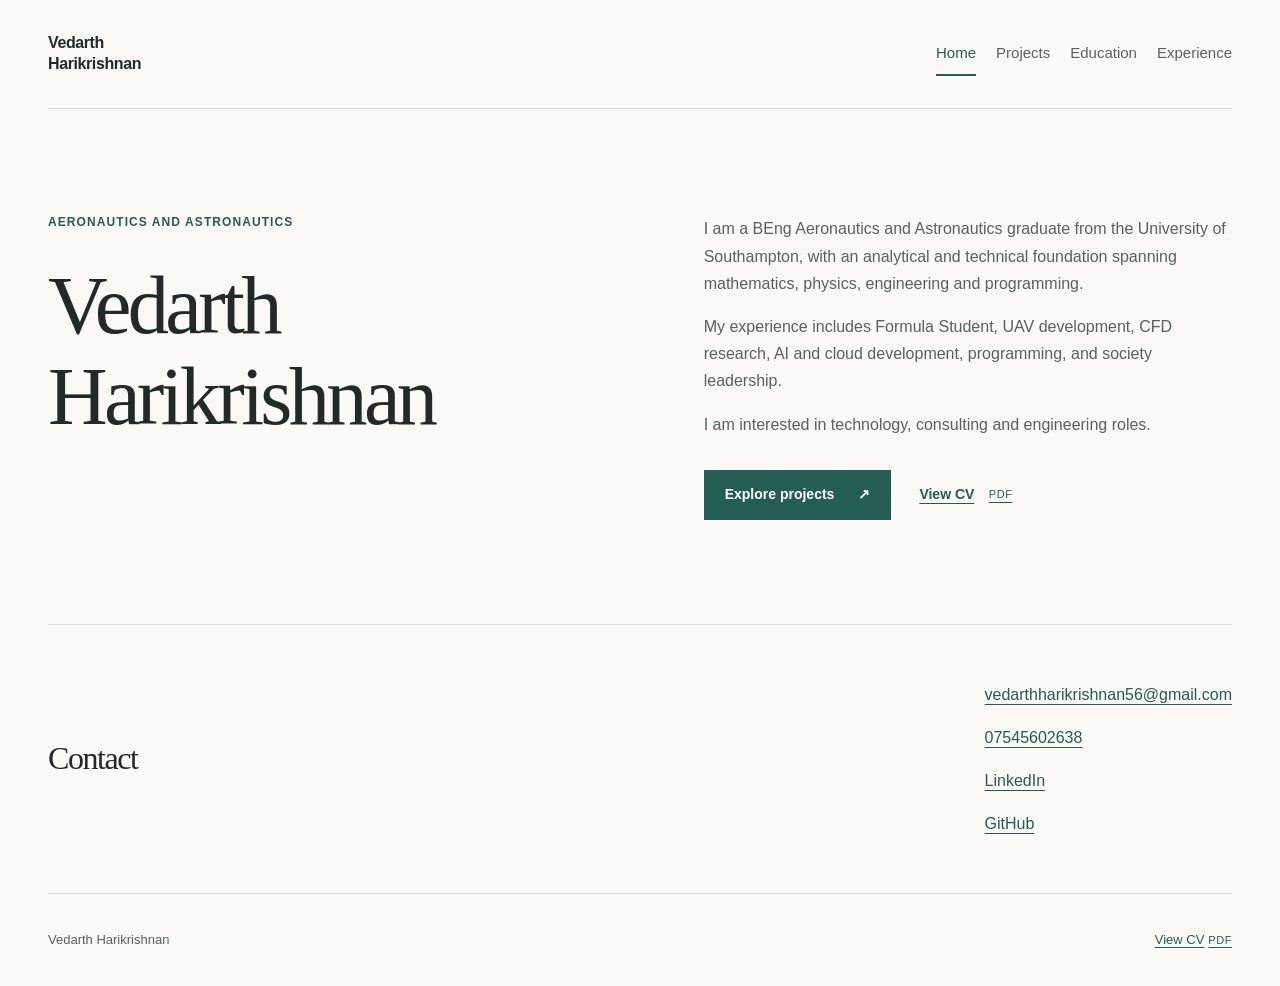
<file: portfolio/index.html>
<!doctype html>
<html lang="en">
<head>
  <meta charset="utf-8">
  <meta name="viewport" content="width=device-width, initial-scale=1">
  <meta name="description" content="Vedarth Harikrishnan, BEng Aeronautics and Astronautics graduate with experience in engineering, analysis and programming.">
  <title>Vedarth Harikrishnan — Portfolio</title>
  <link rel="stylesheet" href="css/style.css">
  <script src="js/main.js" defer></script>
</head>
<body>
  <a class="skip-link" href="#main">Skip to content</a>
  <header class="site-header container">
    <a class="wordmark" href="index.html" aria-label="Vedarth Harikrishnan, home">Vedarth<span>Harikrishnan</span></a>
    <nav class="site-nav" aria-label="Main navigation">
      <a href="index.html" aria-current="page">Home</a>
      <a href="projects.html">Projects</a>
      <a href="education.html">Education</a>
      <a href="experience.html">Experience</a>
    </nav>
  </header>
  <main id="main" class="container" tabindex="-1">
    <section class="hero" aria-labelledby="intro-title">
      <div class="hero-heading">
        <p class="eyebrow">Aeronautics and Astronautics</p>
        <h1 id="intro-title">Vedarth<br> Harikrishnan</h1>
      </div>
      <div class="hero-copy">
        <p>I am a BEng Aeronautics and Astronautics graduate from the University of Southampton, with an analytical and technical foundation spanning mathematics, physics, engineering and programming.</p>
        <p>My experience includes Formula Student, UAV development, CFD research, AI and cloud development, programming, and society leadership.</p>
        <p>I am interested in technology, consulting and engineering roles.</p>
        <div class="actions">
          <a class="button" href="projects.html">Explore projects <span aria-hidden="true">↗</span></a>
          <a class="text-link" href="assets/cv/Vedarth_CV7.pdf">View CV <span class="link-note">PDF</span></a>
        </div>
      </div>
    </section>
    <section class="contact-strip" aria-labelledby="contact-title">
      <div><h2 id="contact-title">Contact</h2></div>
      <div class="contact-links">
        <a href="mailto:vedarthharikrishnan56@gmail.com">vedarthharikrishnan56@gmail.com</a>
        <a href="tel:07545602638">07545602638</a>
        <a href="https://www.linkedin.com/in/vedarthharikrishnan/">LinkedIn</a>
        <a href="https://github.com/DarthV22">GitHub</a>
      </div>
    </section>
  </main>
  <footer class="site-footer container"><p>Vedarth Harikrishnan</p><a href="assets/cv/Vedarth_CV7.pdf">View CV <span class="link-note">PDF</span></a></footer>
</body>
</html>
</file>
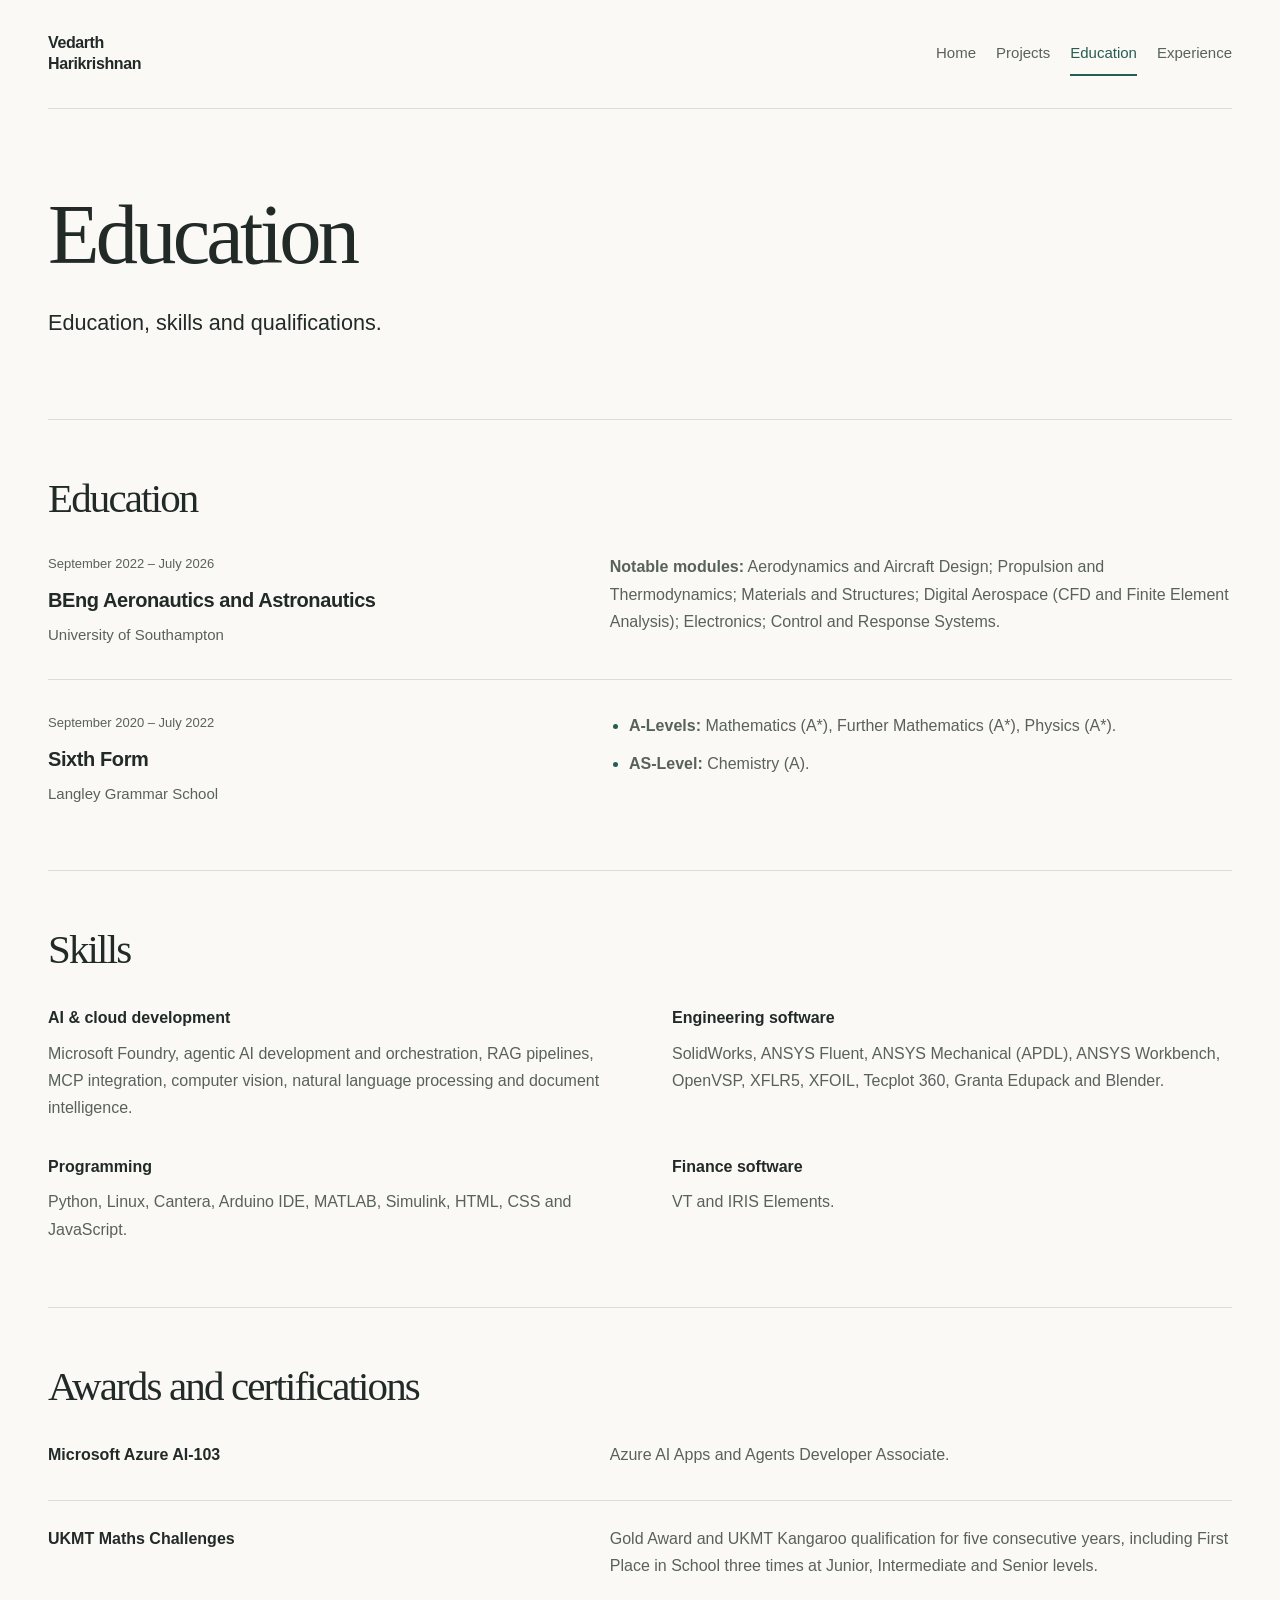
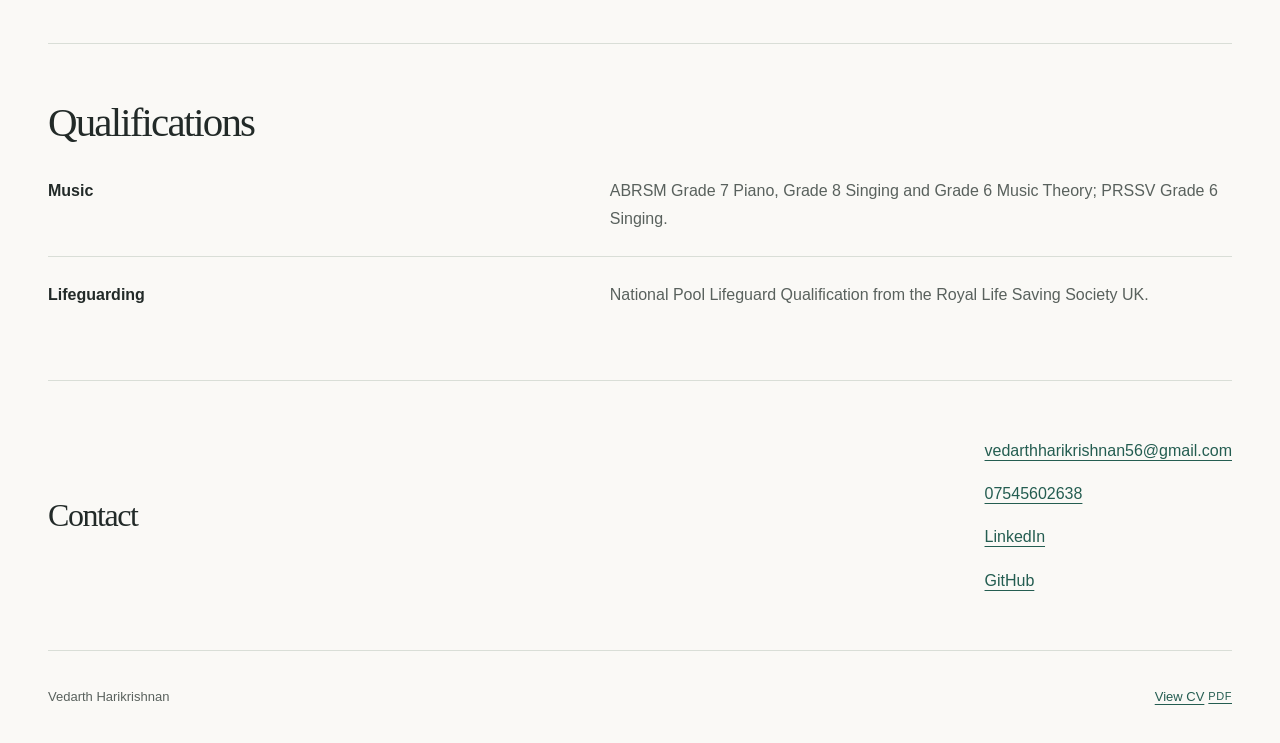
<file: portfolio/education.html>
<!doctype html>
<html lang="en">
<head>
  <meta charset="utf-8">
  <meta name="viewport" content="width=device-width, initial-scale=1">
  <meta name="description" content="Education, technical skills, awards and qualifications of Vedarth Harikrishnan, an Aeronautics and Astronautics graduate.">
  <title>Education — Vedarth Harikrishnan</title>
  <link rel="stylesheet" href="css/style.css">
  <script src="js/main.js" defer></script>
</head>
<body>
  <a class="skip-link" href="#main">Skip to content</a>
  <header class="site-header container">
    <a class="wordmark" href="index.html" aria-label="Vedarth Harikrishnan, home">Vedarth<span>Harikrishnan</span></a>
    <nav class="site-nav" aria-label="Main navigation">
      <a href="index.html">Home</a>
      <a href="projects.html">Projects</a>
      <a href="education.html" aria-current="page">Education</a>
      <a href="experience.html">Experience</a>
    </nav>
  </header>
  <main id="main" class="container" tabindex="-1">
    <section class="page-intro" aria-labelledby="education-page-title">
      <h1 id="education-page-title">Education</h1>
      <p class="intro-lead">Education, skills and qualifications.</p>
    </section>
    <section class="section" aria-labelledby="studies-title">
      <div class="section-heading"><div><h2 id="studies-title">Education</h2></div></div>
      <div class="entry-list">
        <article class="entry"><div class="entry-heading"><p class="date">September 2022 – July 2026</p><h3>BEng Aeronautics and Astronautics</h3><p class="organisation">University of Southampton</p></div><p><strong>Notable modules:</strong> Aerodynamics and Aircraft Design; Propulsion and Thermodynamics; Materials and Structures; Digital Aerospace (CFD and Finite Element Analysis); Electronics; Control and Response Systems.</p></article>
        <article class="entry"><div class="entry-heading"><p class="date">September 2020 – July 2022</p><h3>Sixth Form</h3><p class="organisation">Langley Grammar School</p></div><ul><li><strong>A-Levels:</strong> Mathematics (A*), Further Mathematics (A*), Physics (A*).</li><li><strong>AS-Level:</strong> Chemistry (A).</li></ul></article>
      </div>
    </section>
    <section class="section" aria-labelledby="skills-title">
      <div class="section-heading"><div><h2 id="skills-title">Skills</h2></div></div>
      <dl class="skills-grid">
        <div><dt>AI &amp; cloud development</dt><dd>Microsoft Foundry, agentic AI development and orchestration, RAG pipelines, MCP integration, computer vision, natural language processing and document intelligence.</dd></div>
        <div><dt>Engineering software</dt><dd>SolidWorks, ANSYS Fluent, ANSYS Mechanical (APDL), ANSYS Workbench, OpenVSP, XFLR5, XFOIL, Tecplot 360, Granta Edupack and Blender.</dd></div>
        <div><dt>Programming</dt><dd>Python, Linux, Cantera, Arduino IDE, MATLAB, Simulink, HTML, CSS and JavaScript.</dd></div>
        <div><dt>Finance software</dt><dd>VT and IRIS Elements.</dd></div>
      </dl>
    </section>
    <section class="section" aria-labelledby="awards-title">
      <div class="section-heading"><div><h2 id="awards-title">Awards and certifications</h2></div></div>
      <dl class="qualifications"><div><dt>Microsoft Azure AI-103</dt><dd>Azure AI Apps and Agents Developer Associate.</dd></div><div><dt>UKMT Maths Challenges</dt><dd>Gold Award and UKMT Kangaroo qualification for five consecutive years, including First Place in School three times at Junior, Intermediate and Senior levels.</dd></div></dl>
    </section>
    <section class="section" aria-labelledby="qualifications-title">
      <div class="section-heading"><div><h2 id="qualifications-title">Qualifications</h2></div></div>
      <dl class="qualifications">
        <div><dt>Music</dt><dd>ABRSM Grade 7 Piano, Grade 8 Singing and Grade 6 Music Theory; PRSSV Grade 6 Singing.</dd></div>
        <div><dt>Lifeguarding</dt><dd>National Pool Lifeguard Qualification from the Royal Life Saving Society UK.</dd></div>
      </dl>
    </section>
    <section class="contact-strip" aria-labelledby="contact-title">
      <div><h2 id="contact-title">Contact</h2></div>
      <div class="contact-links"><a href="mailto:vedarthharikrishnan56@gmail.com">vedarthharikrishnan56@gmail.com</a><a href="tel:07545602638">07545602638</a><a href="https://www.linkedin.com/in/vedarthharikrishnan/">LinkedIn</a><a href="https://github.com/DarthV22">GitHub</a></div>
    </section>
  </main>
  <footer class="site-footer container"><p>Vedarth Harikrishnan</p><a href="assets/cv/Vedarth_CV7.pdf">View CV <span class="link-note">PDF</span></a></footer>
</body>
</html>
</file>
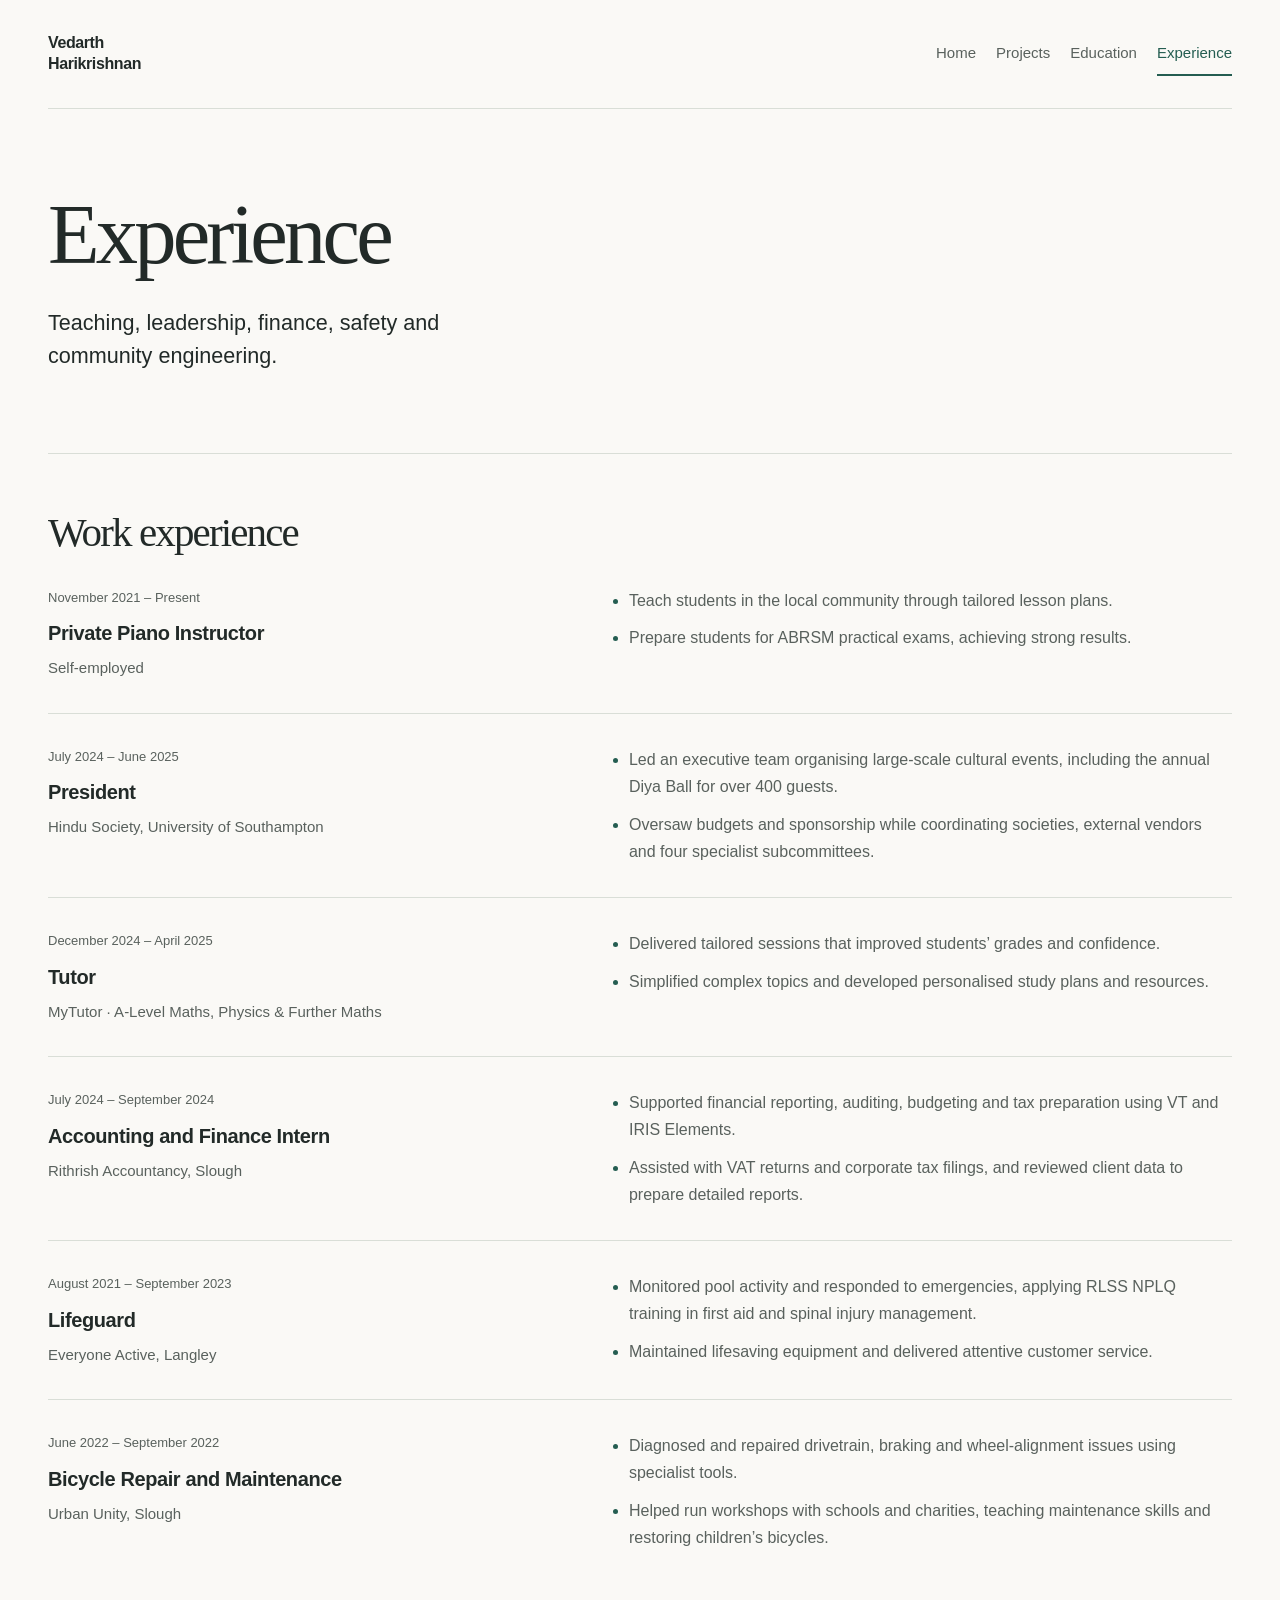
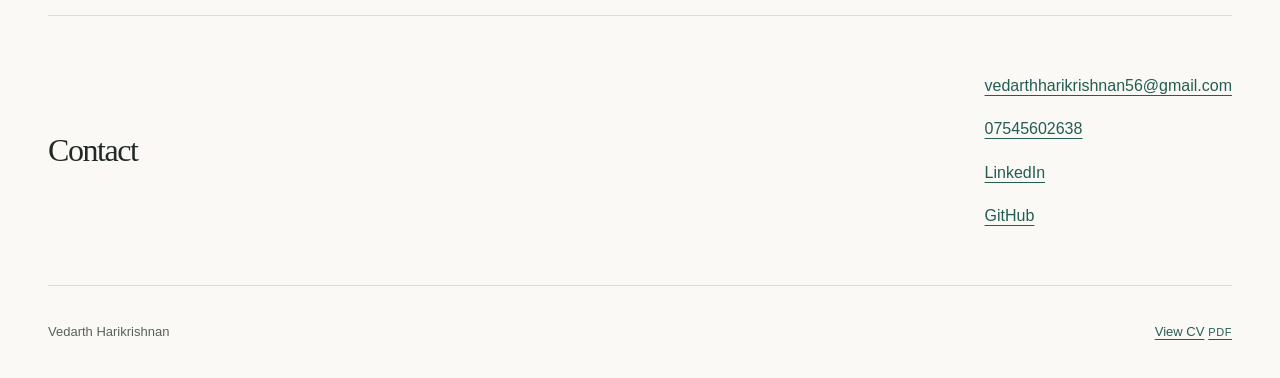
<file: portfolio/experience.html>
<!doctype html>
<html lang="en">
<head>
  <meta charset="utf-8">
  <meta name="viewport" content="width=device-width, initial-scale=1">
  <meta name="description" content="Work experience spanning teaching, leadership, finance, safety and community engineering roles by Vedarth Harikrishnan.">
  <title>Experience — Vedarth Harikrishnan</title>
  <link rel="stylesheet" href="css/style.css">
  <script src="js/main.js" defer></script>
</head>
<body>
  <a class="skip-link" href="#main">Skip to content</a>
  <header class="site-header container">
    <a class="wordmark" href="index.html" aria-label="Vedarth Harikrishnan, home">Vedarth<span>Harikrishnan</span></a>
    <nav class="site-nav" aria-label="Main navigation">
      <a href="index.html">Home</a>
      <a href="projects.html">Projects</a>
      <a href="education.html">Education</a>
      <a href="experience.html" aria-current="page">Experience</a>
    </nav>
  </header>
  <main id="main" class="container" tabindex="-1">
    <section class="page-intro" aria-labelledby="experience-title">
      <h1 id="experience-title">Experience</h1>
      <p class="intro-lead">Teaching, leadership, finance, safety and community engineering.</p>
    </section>
    <section class="section" aria-labelledby="roles-title">
      <div class="section-heading"><div><h2 id="roles-title">Work experience</h2></div></div>
      <div class="entry-list">
        <article class="entry"><div class="entry-heading"><p class="date">November 2021 – Present</p><h3>Private Piano Instructor</h3><p class="organisation">Self-employed</p></div><ul><li>Teach students in the local community through tailored lesson plans.</li><li>Prepare students for ABRSM practical exams, achieving strong results.</li></ul></article>
        <article class="entry"><div class="entry-heading"><p class="date">July 2024 – June 2025</p><h3>President</h3><p class="organisation">Hindu Society, University of Southampton</p></div><ul><li>Led an executive team organising large-scale cultural events, including the annual Diya Ball for over 400 guests.</li><li>Oversaw budgets and sponsorship while coordinating societies, external vendors and four specialist subcommittees.</li></ul></article>
        <article class="entry"><div class="entry-heading"><p class="date">December 2024 – April 2025</p><h3>Tutor</h3><p class="organisation">MyTutor · A-Level Maths, Physics &amp; Further Maths</p></div><ul><li>Delivered tailored sessions that improved students’ grades and confidence.</li><li>Simplified complex topics and developed personalised study plans and resources.</li></ul></article>
        <article class="entry"><div class="entry-heading"><p class="date">July 2024 – September 2024</p><h3>Accounting and Finance Intern</h3><p class="organisation">Rithrish Accountancy, Slough</p></div><ul><li>Supported financial reporting, auditing, budgeting and tax preparation using VT and IRIS Elements.</li><li>Assisted with VAT returns and corporate tax filings, and reviewed client data to prepare detailed reports.</li></ul></article>
        <article class="entry"><div class="entry-heading"><p class="date">August 2021 – September 2023</p><h3>Lifeguard</h3><p class="organisation">Everyone Active, Langley</p></div><ul><li>Monitored pool activity and responded to emergencies, applying RLSS NPLQ training in first aid and spinal injury management.</li><li>Maintained lifesaving equipment and delivered attentive customer service.</li></ul></article>
        <article class="entry"><div class="entry-heading"><p class="date">June 2022 – September 2022</p><h3>Bicycle Repair and Maintenance</h3><p class="organisation">Urban Unity, Slough</p></div><ul><li>Diagnosed and repaired drivetrain, braking and wheel-alignment issues using specialist tools.</li><li>Helped run workshops with schools and charities, teaching maintenance skills and restoring children’s bicycles.</li></ul></article>
      </div>
    </section>
    <section class="contact-strip" aria-labelledby="contact-title">
      <div><h2 id="contact-title">Contact</h2></div>
      <div class="contact-links"><a href="mailto:vedarthharikrishnan56@gmail.com">vedarthharikrishnan56@gmail.com</a><a href="tel:07545602638">07545602638</a><a href="https://www.linkedin.com/in/vedarthharikrishnan/">LinkedIn</a><a href="https://github.com/DarthV22">GitHub</a></div>
    </section>
  </main>
  <footer class="site-footer container"><p>Vedarth Harikrishnan</p><a href="assets/cv/Vedarth_CV7.pdf">View CV <span class="link-note">PDF</span></a></footer>
</body>
</html>
</file>
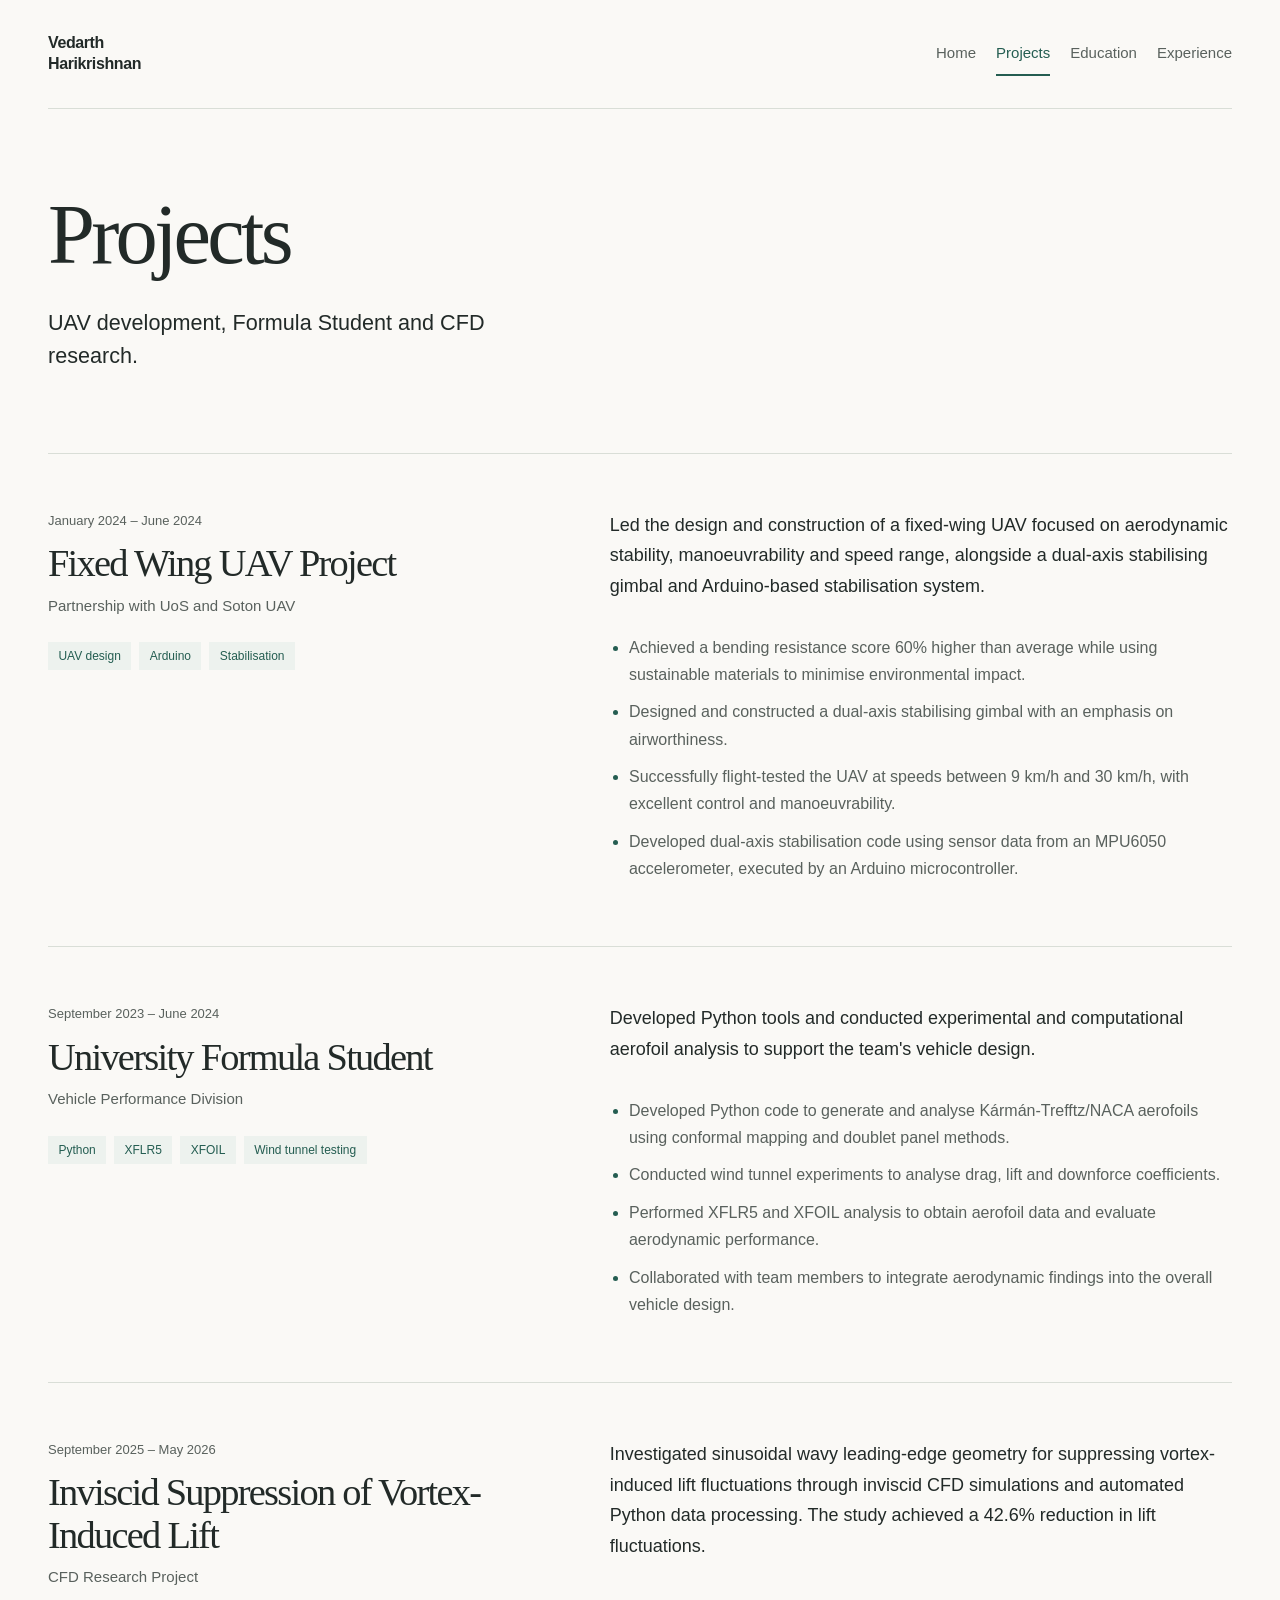
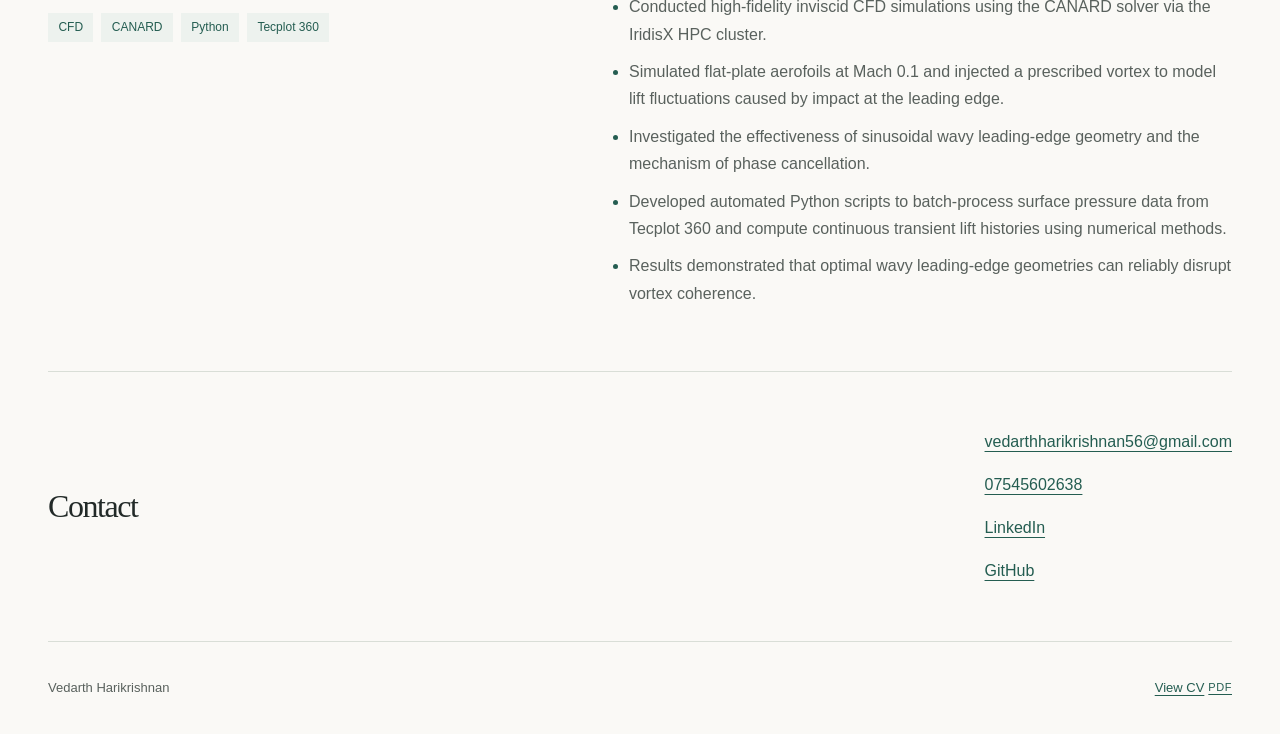
<file: portfolio/projects.html>
<!doctype html>
<html lang="en">
<head>
  <meta charset="utf-8">
  <meta name="viewport" content="width=device-width, initial-scale=1">
  <meta name="description" content="Engineering projects by Vedarth Harikrishnan: fixed-wing UAV development, Formula Student aerofoil analysis and inviscid suppression of vortex-induced lift.">
  <title>Projects — Vedarth Harikrishnan</title>
  <link rel="stylesheet" href="css/style.css">
  <script src="js/main.js" defer></script>
</head>
<body>
  <a class="skip-link" href="#main">Skip to content</a>
  <header class="site-header container">
    <a class="wordmark" href="index.html" aria-label="Vedarth Harikrishnan, home">Vedarth<span>Harikrishnan</span></a>
    <nav class="site-nav" aria-label="Main navigation">
      <a href="index.html">Home</a>
      <a href="projects.html" aria-current="page">Projects</a>
      <a href="education.html">Education</a>
      <a href="experience.html">Experience</a>
    </nav>
  </header>
  <main id="main" class="container" tabindex="-1">
    <section class="page-intro" aria-labelledby="projects-title">
      <h1 id="projects-title">Projects</h1>
      <p class="intro-lead">UAV development, Formula Student and CFD research.</p>
    </section>
    <div class="project-details">
      <article id="fixed-wing-uav" class="project-detail" aria-labelledby="uav-title">
        <div class="project-detail-heading">
          <p class="date">January 2024 – June 2024</p>
          <h2 id="uav-title">Fixed Wing UAV Project</h2>
          <p class="organisation">Partnership with UoS and Soton UAV</p>
          <ul class="tags" aria-label="Project skills"><li>UAV design</li><li>Arduino</li><li>Stabilisation</li></ul>
        </div>
        <div class="project-detail-copy">
          <p class="detail-lead">Led the design and construction of a fixed-wing UAV focused on aerodynamic stability, manoeuvrability and speed range, alongside a dual-axis stabilising gimbal and Arduino-based stabilisation system.</p>
          <ul>
            <li>Achieved a bending resistance score 60% higher than average while using sustainable materials to minimise environmental impact.</li>
            <li>Designed and constructed a dual-axis stabilising gimbal with an emphasis on airworthiness.</li>
            <li>Successfully flight-tested the UAV at speeds between 9 km/h and 30 km/h, with excellent control and manoeuvrability.</li>
            <li>Developed dual-axis stabilisation code using sensor data from an MPU6050 accelerometer, executed by an Arduino microcontroller.</li>
          </ul>
        </div>
      </article>
      <article id="formula-student" class="project-detail" aria-labelledby="formula-title">
        <div class="project-detail-heading">
          <p class="date">September 2023 – June 2024</p>
          <h2 id="formula-title">University Formula Student</h2>
          <p class="organisation">Vehicle Performance Division</p>
          <ul class="tags" aria-label="Project skills"><li>Python</li><li>XFLR5</li><li>XFOIL</li><li>Wind tunnel testing</li></ul>
        </div>
        <div class="project-detail-copy">
          <p class="detail-lead">Developed Python tools and conducted experimental and computational aerofoil analysis to support the team's vehicle design.</p>
          <ul>
            <li>Developed Python code to generate and analyse Kármán-Trefftz/NACA aerofoils using conformal mapping and doublet panel methods.</li>
            <li>Conducted wind tunnel experiments to analyse drag, lift and downforce coefficients.</li>
            <li>Performed XFLR5 and XFOIL analysis to obtain aerofoil data and evaluate aerodynamic performance.</li>
            <li>Collaborated with team members to integrate aerodynamic findings into the overall vehicle design.</li>
          </ul>
        </div>
      </article>
      <article id="vortex-induced-lift" class="project-detail" aria-labelledby="vortex-title">
        <div class="project-detail-heading">
          <p class="date">September 2025 – May 2026</p>
          <h2 id="vortex-title">Inviscid Suppression of Vortex-Induced Lift</h2>
          <p class="organisation">CFD Research Project</p>
          <ul class="tags" aria-label="Project skills"><li>CFD</li><li>CANARD</li><li>Python</li><li>Tecplot 360</li></ul>
        </div>
        <div class="project-detail-copy">
          <p class="detail-lead">Investigated sinusoidal wavy leading-edge geometry for suppressing vortex-induced lift fluctuations through inviscid CFD simulations and automated Python data processing. The study achieved a 42.6% reduction in lift fluctuations.</p>
          <ul>
            <li>Conducted high-fidelity inviscid CFD simulations using the CANARD solver via the IridisX HPC cluster.</li>
            <li>Simulated flat-plate aerofoils at Mach 0.1 and injected a prescribed vortex to model lift fluctuations caused by impact at the leading edge.</li>
            <li>Investigated the effectiveness of sinusoidal wavy leading-edge geometry and the mechanism of phase cancellation.</li>
            <li>Developed automated Python scripts to batch-process surface pressure data from Tecplot 360 and compute continuous transient lift histories using numerical methods.</li>
            <li>Results demonstrated that optimal wavy leading-edge geometries can reliably disrupt vortex coherence.</li>
          </ul>
        </div>
      </article>
    </div>
    <section class="contact-strip" aria-labelledby="contact-title">
      <div><h2 id="contact-title">Contact</h2></div>
      <div class="contact-links">
        <a href="mailto:vedarthharikrishnan56@gmail.com">vedarthharikrishnan56@gmail.com</a>
        <a href="tel:07545602638">07545602638</a>
        <a href="https://www.linkedin.com/in/vedarthharikrishnan/">LinkedIn</a>
        <a href="https://github.com/DarthV22">GitHub</a>
      </div>
    </section>
  </main>
  <footer class="site-footer container">
    <p>Vedarth Harikrishnan</p>
    <a href="assets/cv/Vedarth_CV7.pdf">View CV <span class="link-note">PDF</span></a>
  </footer>
</body>
</html>
</file>
<file: portfolio/css/style.css>
:root {
  color-scheme: light;
  --paper: #faf9f6;
  --ink: #222a28;
  --muted: #59615d;
  --accent: #245d51;
  --accent-soft: #edf2ee;
  --line: #d9ded7;
  --serif: Georgia, "Times New Roman", serif;
  --sans: -apple-system, BlinkMacSystemFont, "Segoe UI", sans-serif;
}

* { box-sizing: border-box; }

html { font-size: 100%; }

body {
  margin: 0;
  background: var(--paper);
  color: var(--ink);
  font-family: var(--sans);
  font-size: 1rem;
  line-height: 1.7;
  -webkit-text-size-adjust: 100%;
}

::selection { background: #d7e7dd; color: var(--ink); }

a {
  color: var(--accent);
  text-underline-offset: 0.25em;
  text-decoration-thickness: 1px;
}

a:hover { text-decoration-thickness: 2px; }

:focus-visible {
  outline: 3px solid var(--accent);
  outline-offset: 5px;
}

main:focus { outline: none; }

h1, h2, h3, p, ul, dl, dd { margin: 0; }

h1, h2 {
  font-family: var(--serif);
  font-weight: 400;
  letter-spacing: -0.045em;
  line-height: 1.1;
}

h1 { font-size: clamp(3rem, 6.6vw, 6rem); }
h2 { font-size: clamp(2rem, 3.2vw, 2.75rem); }
h3 { font-size: 1.25rem; font-weight: 600; line-height: 1.4; letter-spacing: -0.02em; }

ul { padding-left: 1.2rem; }
li + li { margin-top: 0.65rem; }
li::marker { color: var(--accent); }
strong { font-weight: 600; }

.container { width: min(100% - 6rem, 77rem); margin-inline: auto; }

.skip-link {
  position: absolute;
  top: 0.75rem;
  left: 0.75rem;
  z-index: 2;
  padding: 0.6rem 1rem;
  background: var(--ink);
  color: white;
  transform: translateY(-200%);
}

.skip-link:focus { transform: none; }

.site-header {
  display: flex;
  justify-content: space-between;
  align-items: center;
  gap: 2rem;
  padding-block: 2rem;
  border-bottom: 1px solid var(--line);
}

.wordmark { color: var(--ink); font-size: 1rem; font-weight: 600; line-height: 1.3; text-decoration: none; letter-spacing: -0.025em; }
.wordmark span { display: block; }
.site-nav { display: flex; justify-content: flex-end; flex-wrap: wrap; gap: 0.5rem 1.25rem; }
.site-nav a { display: inline-flex; align-items: center; min-height: 2.75rem; color: var(--muted); font-size: 0.9375rem; text-decoration: none; border-bottom: 2px solid transparent; }
.site-nav a:hover, .site-nav a[aria-current="page"] { color: var(--accent); border-color: var(--accent); }

.eyebrow { color: var(--accent); font-size: 0.75rem; font-weight: 600; line-height: 1.6; letter-spacing: 0.09em; text-transform: uppercase; }
.hero { display: grid; grid-template-columns: 1.12fr 1fr; align-items: start; gap: clamp(2rem, 5vw, 5rem); padding-block: 6.5rem; }
.hero-heading .eyebrow { max-width: 27rem; margin-bottom: 1.75rem; }
.hero h1 { font-size: clamp(3rem, 6.45vw, 5.8rem); }
.hero-copy { padding-top: 0.15rem; color: var(--muted); }
.hero-copy p + p { margin-top: 1rem; }
.actions { display: flex; align-items: center; flex-wrap: wrap; gap: 1rem 1.75rem; margin-top: 2rem; }
.button { display: inline-flex; min-height: 3rem; align-items: center; gap: 1.5rem; padding: 0.75rem 1.25rem; background: var(--accent); border: 1px solid var(--accent); color: white; font-size: 0.875rem; font-weight: 600; text-decoration: none; }
.button:hover { background: var(--ink); border-color: var(--ink); }
.text-link { display: inline-flex; min-height: 2.75rem; align-items: center; gap: 0.65rem; font-size: 0.875rem; font-weight: 600; }
.link-note { margin-left: 0.25rem; color: inherit; font-size: 0.6875rem; font-weight: 500; letter-spacing: 0.05em; }

.section { padding-block: 3.5rem 4rem; border-top: 1px solid var(--line); }
.section-heading { display: flex; justify-content: space-between; align-items: end; flex-wrap: wrap; gap: 1rem 2rem; margin-bottom: 2rem; }

.page-intro { padding-block: 5rem; }
.page-intro > .intro-lead { margin-top: 1.5rem; }
.intro-lead { max-width: 31rem; font-size: 1.35rem; line-height: 1.55; }
.skills-grid { display: grid; grid-template-columns: repeat(2, minmax(0, 1fr)); gap: 2rem 4rem; }
dt { margin-bottom: 0.5rem; color: var(--ink); font-weight: 600; }
dd { color: var(--muted); }
.entry { display: grid; grid-template-columns: 0.8fr 1fr; gap: 4rem; padding-block: 2rem; }
.entry + .entry { border-top: 1px solid var(--line); }
.entry:first-child { padding-top: 0; }
.entry:last-child { padding-bottom: 0; }
.entry > ul, .entry > p { color: var(--muted); }
.date { margin-bottom: 0.65rem; color: var(--muted); font-size: 0.8125rem; }
.organisation { margin-top: 0.5rem; color: var(--muted); font-size: 0.9375rem; }
.qualifications > div { display: grid; grid-template-columns: 0.8fr 1fr; gap: 4rem; padding-block: 1.5rem; }
.qualifications > div + div { border-top: 1px solid var(--line); }
.qualifications > div:first-child { padding-top: 0; }
.qualifications > div:last-child { padding-bottom: 0; }

.project-detail { display: grid; grid-template-columns: 0.8fr 1fr; gap: 4rem; padding-block: 3.5rem 4rem; border-top: 1px solid var(--line); scroll-margin-top: 2rem; }
.project-detail h2 { max-width: 30rem; font-size: clamp(1.9rem, 3vw, 2.6rem); }
.tags { display: flex; flex-wrap: wrap; gap: 0.5rem; margin-top: 1.5rem; padding: 0; list-style: none; }
.tags li { margin: 0; padding: 0.25rem 0.65rem; background: var(--accent-soft); color: var(--accent); font-size: 0.75rem; }
.detail-lead { margin-bottom: 2rem; font-size: 1.125rem; line-height: 1.7; }
.project-detail-copy ul { color: var(--muted); }

.contact-strip { display: flex; justify-content: space-between; align-items: center; flex-wrap: wrap; gap: 2rem; padding-block: 3rem; border-top: 1px solid var(--line); }
.contact-strip h2 { font-size: 2rem; }
.contact-links { display: flex; flex-direction: column; align-items: start; min-width: 0; }
.contact-links a { display: inline-block; max-width: 100%; padding-block: 0.5rem; overflow-wrap: anywhere; }
.site-footer { display: flex; justify-content: space-between; align-items: center; gap: 1rem; padding-block: 1.5rem; border-top: 1px solid var(--line); color: var(--muted); font-size: 0.8125rem; }
.site-footer a { display: inline-flex; align-items: center; min-height: 2.75rem; }

@media (max-width: 1050px) {
  .container { width: calc(100% - 4rem); }
  .hero { grid-template-columns: 1fr; padding-block: 4.5rem; gap: 2.5rem; }
  .hero h1 { font-size: clamp(3rem, 8.5vw, 5.8rem); }
  .hero h1 br { display: none; }
  .hero-copy { max-width: 42rem; }
  .entry, .qualifications > div, .project-detail { gap: 2.5rem; }
}

@media (max-width: 700px) {
  .container { width: calc(100% - 2.5rem); }
  .site-header { align-items: flex-start; flex-direction: column; gap: 0.75rem; padding-block: 1.25rem; }
  .wordmark { font-size: 0.875rem; }
  .site-nav { justify-content: flex-start; gap: 0.25rem 1rem; }
  .site-nav a { font-size: 0.8125rem; }
  .hero { gap: 2rem; padding-block: 3.5rem; }
  .hero h1 { font-size: clamp(2.6rem, 11.3vw, 4.75rem); }
  .hero-heading .eyebrow { margin-bottom: 1.25rem; }
  .section { padding-block: 2.5rem; }
  .skills-grid, .entry, .qualifications > div, .project-detail { grid-template-columns: minmax(0, 1fr); }
  .page-intro { padding-block: 3.5rem; }
  .entry, .qualifications > div { gap: 1rem; }
  .entry { padding-block: 1.75rem; }
  .skills-grid { gap: 1.75rem; }
  .qualifications dt { margin: 0; }
  .project-detail { gap: 2rem; padding-block: 2.5rem; }
  .contact-strip { padding-block: 2.5rem; }
  .contact-links { font-size: 0.9375rem; }
  .site-footer { flex-wrap: wrap; }
}
</file>
